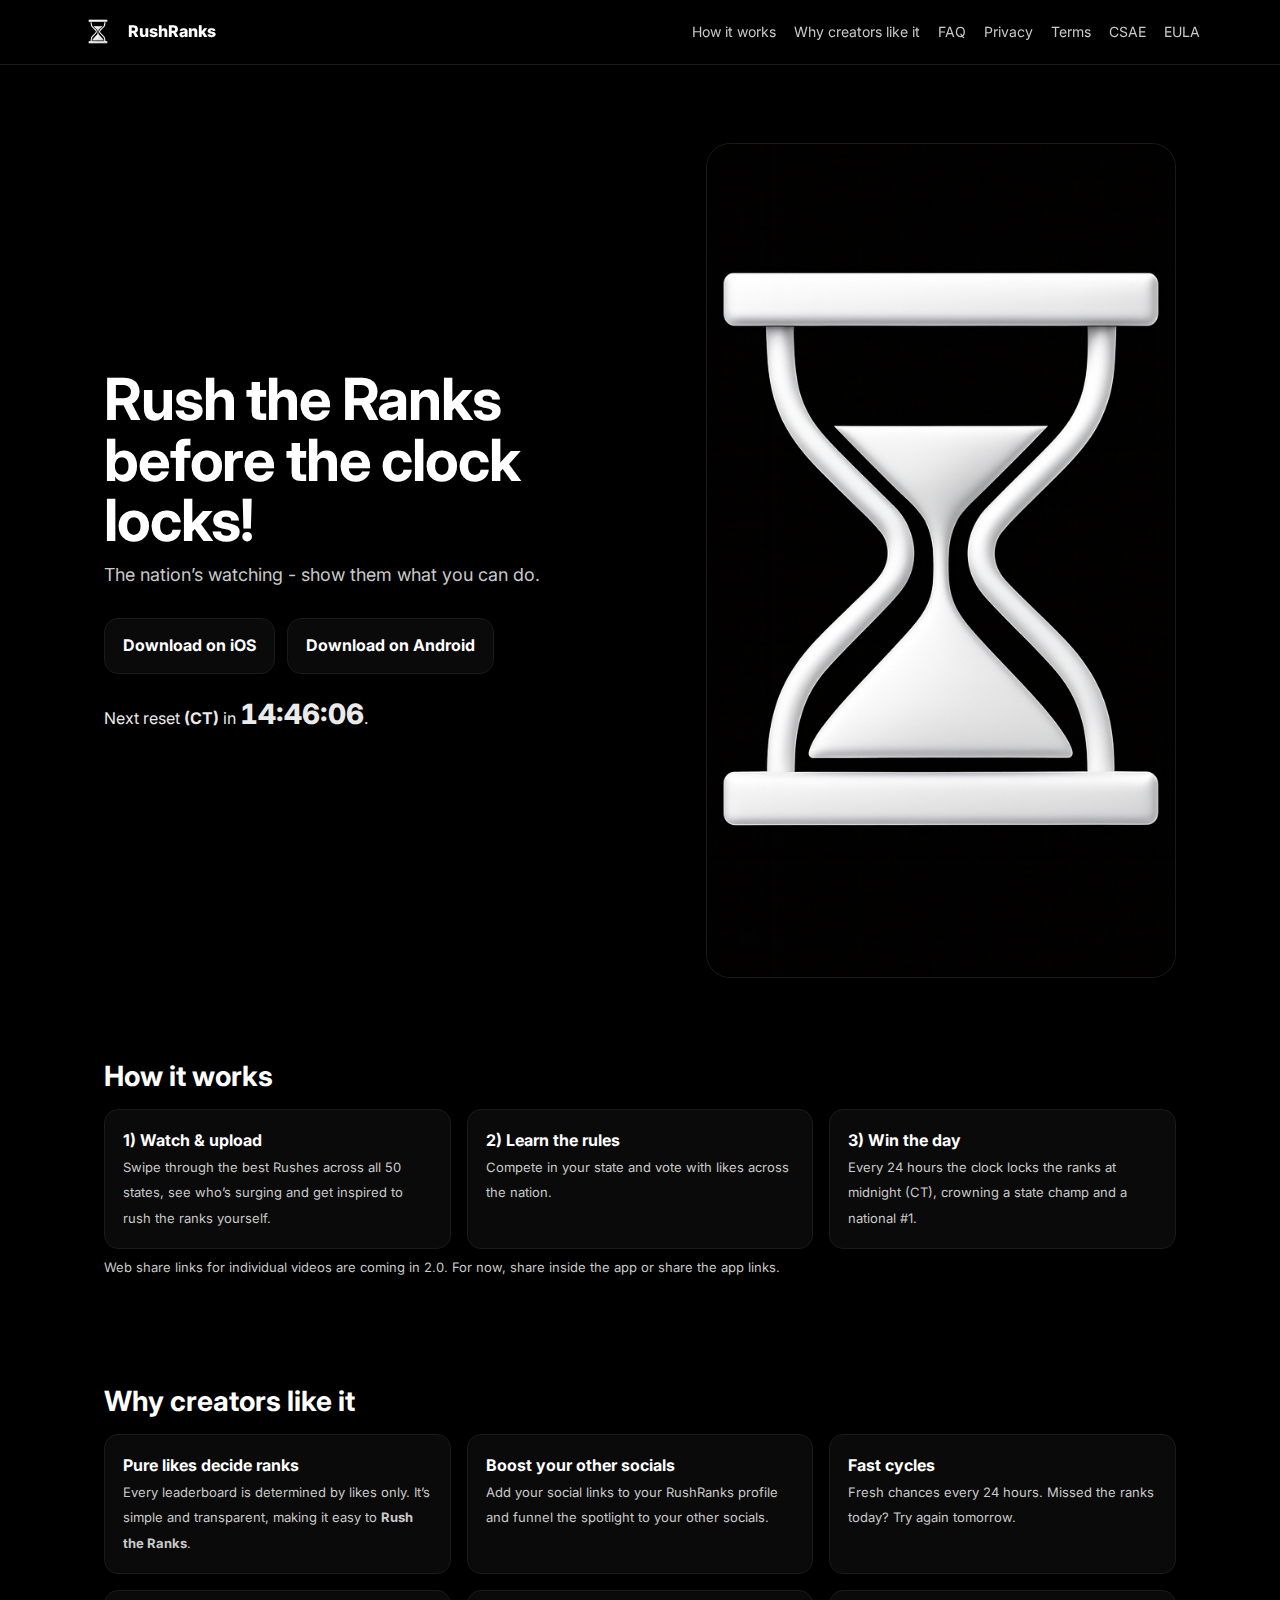
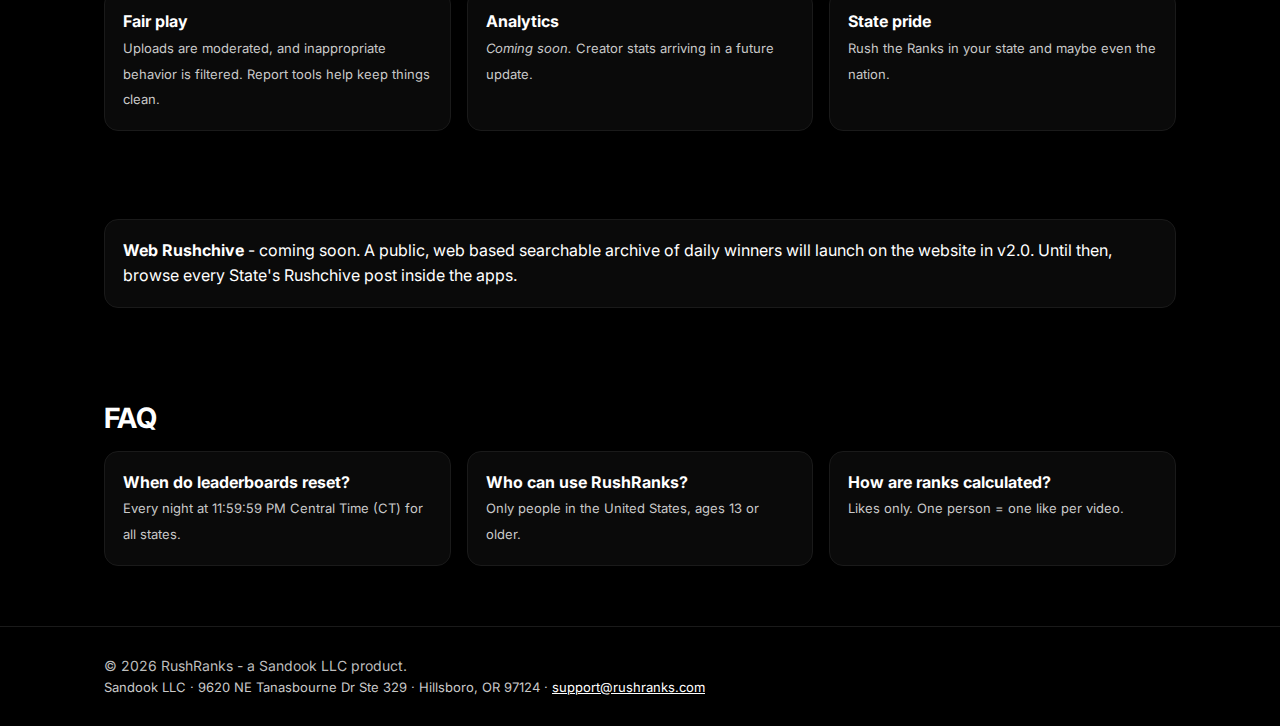
<file: index.html>
<!doctype html>
<html lang="en">
<head>
  <meta charset="utf-8">
  <meta name="viewport" content="width=device-width, initial-scale=1">
  <title>RushRanks - Daily video leaderboards</title>
  <meta name="description" content="Win your state. Drop your Rush, climb the ranks, and lock the win by midnight (CT).">
  <link rel="preconnect" href="https://fonts.googleapis.com">
  <link rel="preconnect" href="https://fonts.gstatic.com" crossorigin>
  <link href="https://fonts.googleapis.com/css2?family=Inter:wght@400;600;700;800&display=swap" rel="stylesheet">
  <link rel="stylesheet" href="styles.css">
  <link rel="icon" href="assets/logo.jpg">
</head>
<body>
  <header class="header">
    <div class="container header-wrap">
      <div class="brand">
        <img src="assets/logo.jpg" alt="RushRanks logo">
        <div>RushRanks</div>
      </div>
      <nav class="nav">
        <a href="#how">How it works</a>
        <a href="#features">Why creators like it</a>
        <a href="#faq">FAQ</a>
        <a href="privacy.html">Privacy</a>
        <a href="terms.html">Terms</a>
        <a href="CSAE.html">CSAE</a>
        <a href="eula.html">EULA</a>
      </nav>
      <button class="menu-btn" aria-label="Menu">Menu</button>
    </div>
    <div class="mobile-nav">
      <a href="#how">How it works</a>
      <a href="#features">Why creators like it</a>
      <a href="#faq">FAQ</a>
      <a href="privacy.html">Privacy</a>
      <a href="terms.html">Terms</a>
      <a href="CSAE.html">CSAE</a>
      <a href="eula.html">EULA</a>
    </div>
  </header>

  <main class="container">
    <section class="hero">
      <div class="h-grid">
        <div>
          <h1 class="h-title">Rush the Ranks before the clock locks!</h1>
          <p class="h-sub">The nation’s watching - show them what you can do.</p>
          <div class="badges" style="margin:28px 0 18px">
            <a id="ios-link" class="badge-btn" href="#"><span class="label">Get it on the App Store (iOS)</span></a>
            <a id="gp-link" class="badge-btn" href="#"><span class="label">Get it on the Play Store (Android)</span></a>
          </div>
          <p class="note">Next reset <strong>(CT)</strong> in <span class="countdown" id="countdown">--:--:--</span>.</p>
        </div>
        <div class="phone">
          <img src="assets/logo.jpg" alt="RushRanks hourglass">
        </div>
      </div>
    </section>

    <section id="how" class="section">
      <h2>How it works</h2>
      <div class="grid-3">
        <div class="card"><strong>1) Watch & upload</strong><br><span class="small">Swipe through the best Rushes across all 50 states, see who’s surging and get inspired to rush the ranks yourself.</span></div>
        <div class="card"><strong>2) Learn the rules</strong><br><span class="small">Compete in your state and vote with likes across the nation.</span></div>
        <div class="card"><strong>3) Win the day</strong><br><span class="small">Every 24 hours the clock locks the ranks at midnight (CT), crowning a state champ and a national #1.</span></div>
      </div>
      <p class="small" style="margin-top:8px">Web share links for individual videos are coming in 2.0. For now, share inside the app or share the app links.</p>
    </section>

    <section id="features" class="section">
      <h2>Why creators like it</h2>
      <div class="grid-3">
        <div class="card"><strong>Pure likes decide ranks</strong><br><span class="small">Every leaderboard is determined by likes only. It’s simple and transparent, making it easy to <strong>Rush the Ranks</strong>.</span></div>
        <div class="card"><strong>Boost your other socials</strong><br><span class="small">Add your social links to your RushRanks profile and funnel the spotlight to your other socials.</span></div>
        <div class="card"><strong>Fast cycles</strong><br><span class="small">Fresh chances every 24 hours. Missed the ranks today? Try again tomorrow.</span></div>
        <div class="card"><strong>Fair play</strong><br><span class="small">Uploads are moderated, and inappropriate behavior is filtered. Report tools help keep things clean.</span></div>
        <div class="card"><strong>Analytics</strong><br><span class="small"><em>Coming soon.</em> Creator stats arriving in a future update.</span></div>
        <div class="card"><strong>State pride</strong><br><span class="small">Rush the Ranks in your state and maybe even the nation.</span></div>
      </div>
    </section>

    <section class="section">
      <div class="card">
        <strong>Web Rushchive</strong> - coming soon. A public, web based searchable archive of daily winners will launch on the website in v2.0. Until then, browse every State's Rushchive post inside the apps.
      </div>
    </section>

    <section id="faq" class="section">
      <h2>FAQ</h2>
      <div class="grid-3">
        <div class="card"><strong>When do leaderboards reset?</strong><br><span class="small">Every night at 11:59:59 PM Central Time (CT) for all states.</span></div>
        <div class="card"><strong>Who can use RushRanks?</strong><br><span class="small">Only people in the United States, ages 13 or older.</span></div>
        <div class="card"><strong>How are ranks calculated?</strong><br><span class="small">Likes only. One person = one like per video.</span></div>
      </div>
    </section>
  </main>

  <footer class="footer">
    <div class="container">
      <div>© <span id="y"></span> RushRanks - a Sandook LLC product.</div>
      <div class="small">Sandook LLC · 9620 NE Tanasbourne Dr Ste 329 · Hillsboro, OR 97124 · <a href="mailto:support@rushranks.com">support@rushranks.com</a></div>
    </div>
  </footer>

  <script src="scripts.js"></script>
</body>
</html>
</file>
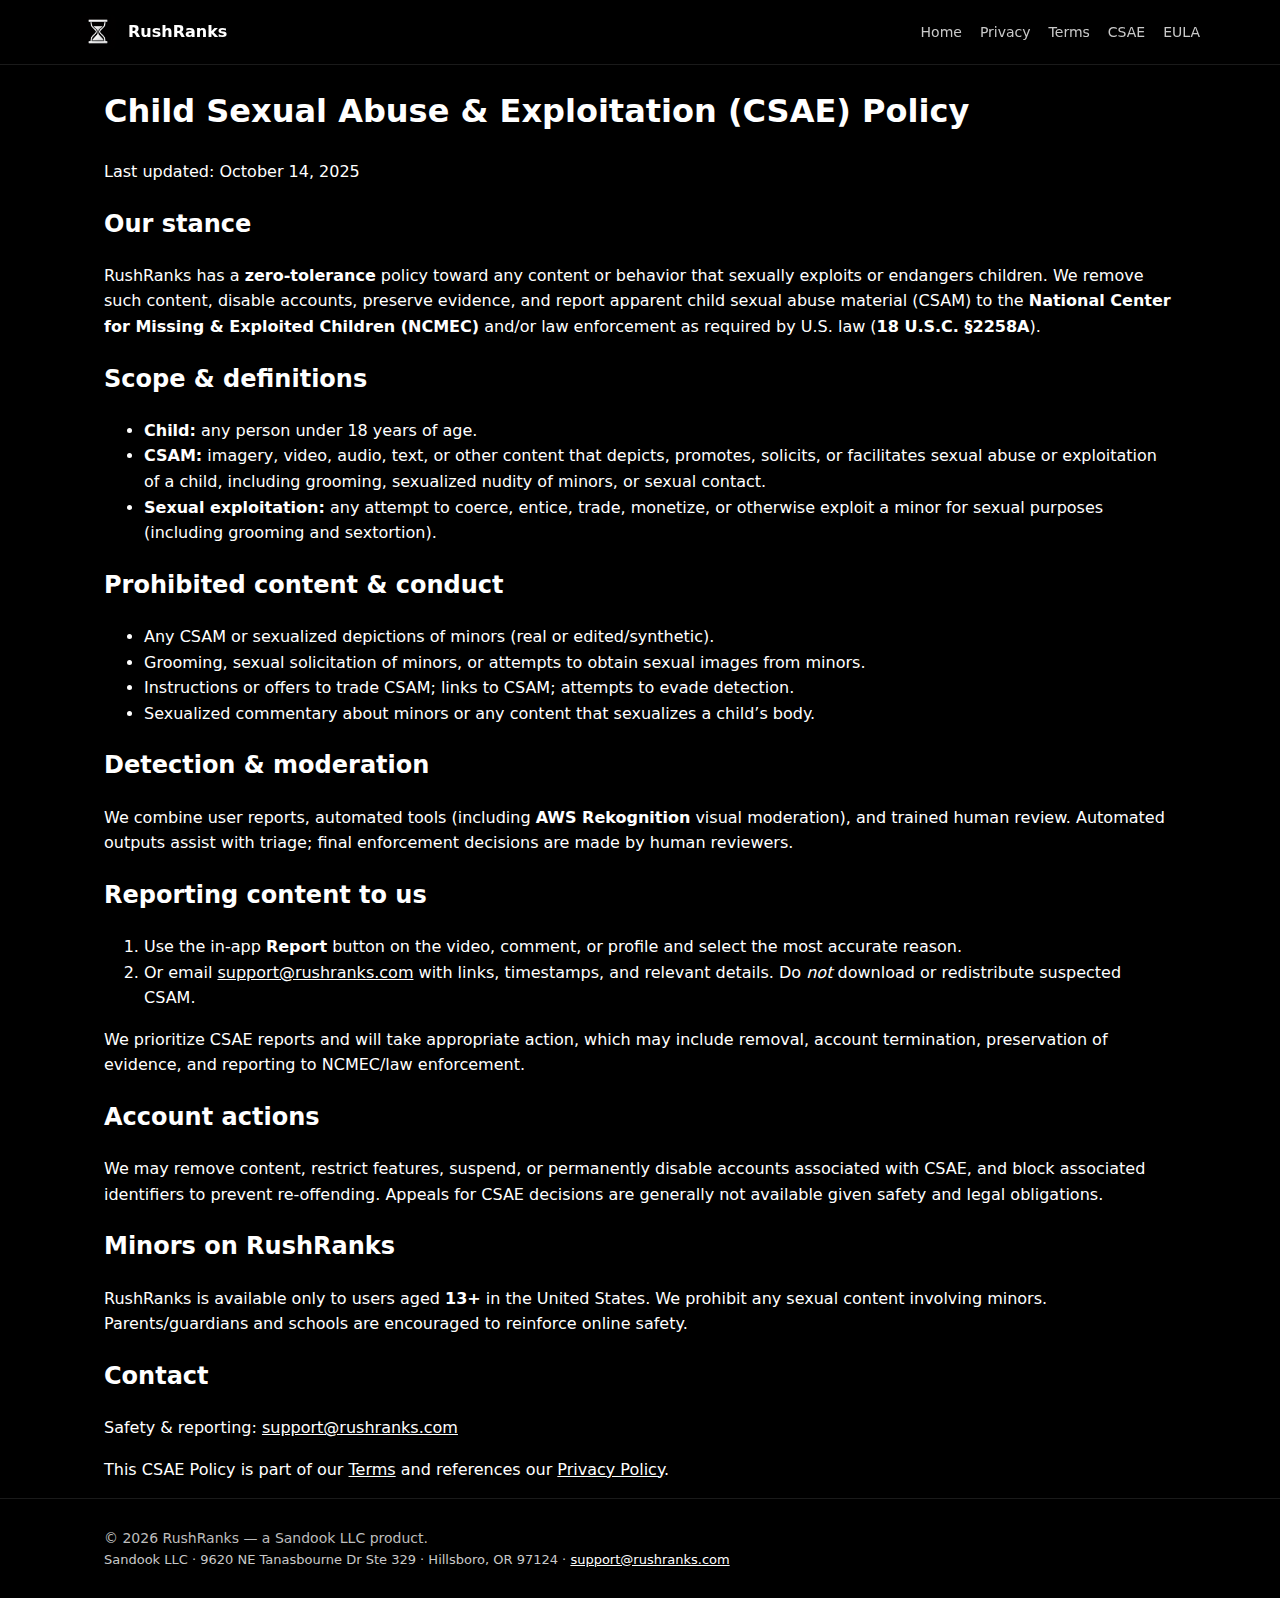
<file: CSAE.html>
<!doctype html>
<html lang="en">
<head>
  <meta charset="utf-8">
  <meta name="viewport" content="width=device-width, initial-scale=1">
  <title>RushRanks — CSAE (Child Sexual Abuse & Exploitation) Policy</title>
  <link rel="stylesheet" href="styles.css?v=3">
  <link rel="icon" href="assets/logo.png">
</head>
<body>
  <header class="header" style="position:sticky;top:0">
    <div class="container header-wrap">
      <div class="brand">
        <img src="assets/logo.jpg" alt="RushRanks logo">
        <div>RushRanks</div>
      </div>
      <nav class="nav">
        <a href="index.html">Home</a>
        <a href="privacy.html">Privacy</a>
        <a href="terms.html">Terms</a>
        <a href="CSAE.html">CSAE</a>
        <a href="eula.html">EULA</a>
      </nav>
      <button class="menu-btn" aria-label="Menu">Menu</button>
    </div>
  </header>
  
 <main class="container">
    <h1>Child Sexual Abuse &amp; Exploitation (CSAE) Policy</h1>
    <p class="muted">Last updated: <time datetime="2025-10-14">October 14, 2025</time></p>

    <h2>Our stance</h2>
    <p>RushRanks has a <strong>zero-tolerance</strong> policy toward any content or behavior that sexually exploits or endangers children. We remove such content, disable accounts, preserve evidence, and report apparent child sexual abuse material (CSAM) to the <strong>National Center for Missing &amp; Exploited Children (NCMEC)</strong> and/or law enforcement as required by U.S. law (<strong>18 U.S.C. §2258A</strong>).</p>

    <h2>Scope &amp; definitions</h2>
    <ul>
      <li><strong>Child:</strong> any person under 18 years of age.</li>
      <li><strong>CSAM:</strong> imagery, video, audio, text, or other content that depicts, promotes, solicits, or facilitates sexual abuse or exploitation of a child, including grooming, sexualized nudity of minors, or sexual contact.</li>
      <li><strong>Sexual exploitation:</strong> any attempt to coerce, entice, trade, monetize, or otherwise exploit a minor for sexual purposes (including grooming and sextortion).</li>
    </ul>

    <h2>Prohibited content &amp; conduct</h2>
    <ul>
      <li>Any CSAM or sexualized depictions of minors (real or edited/synthetic).</li>
      <li>Grooming, sexual solicitation of minors, or attempts to obtain sexual images from minors.</li>
      <li>Instructions or offers to trade CSAM; links to CSAM; attempts to evade detection.</li>
      <li>Sexualized commentary about minors or any content that sexualizes a child’s body.</li>
    </ul>

    <h2>Detection &amp; moderation</h2>
    <p>We combine user reports, automated tools (including <strong>AWS Rekognition</strong> visual moderation), and trained human review. Automated outputs assist with triage; final enforcement decisions are made by human reviewers.</p>

    <h2>Reporting content to us</h2>
    <ol>
      <li>Use the in-app <strong>Report</strong> button on the video, comment, or profile and select the most accurate reason.</li>
      <li>Or email <a href="mailto:support@rushranks.com">support@rushranks.com</a> with links, timestamps, and relevant details. Do <em>not</em> download or redistribute suspected CSAM.</li>
    </ol>
    <p>We prioritize CSAE reports and will take appropriate action, which may include removal, account termination, preservation of evidence, and reporting to NCMEC/law enforcement.</p>

    <h2>Account actions</h2>
    <p>We may remove content, restrict features, suspend, or permanently disable accounts associated with CSAE, and block associated identifiers to prevent re-offending. Appeals for CSAE decisions are generally not available given safety and legal obligations.</p>

    <h2>Minors on RushRanks</h2>
    <p>RushRanks is available only to users aged <strong>13+</strong> in the United States. We prohibit any sexual content involving minors. Parents/guardians and schools are encouraged to reinforce online safety.</p>

    <h2>Contact</h2>
    <p>Safety &amp; reporting: <a href="mailto:support@rushranks.com">support@rushranks.com</a></p>
    <p class="micro muted">This CSAE Policy is part of our <a href="terms.html">Terms</a> and references our <a href="privacy.html">Privacy Policy</a>.</p>
  </main>

<footer class="footer">
    <div class="container">
      <div>© <span id="y"></span> RushRanks — a Sandook LLC product.</div>
      <div class="small">Sandook LLC · 9620 NE Tanasbourne Dr Ste 329 · Hillsboro, OR 97124 · <a href="mailto:support@rushranks.com">support@rushranks.com</a></div>
    </div>
  </footer>

  <script>
    const y=document.getElementById('y'); if(y) y.textContent=(new Date()).getFullYear();
    const btn=document.querySelector('.menu-btn');const mnav=document.createElement('div');mnav.className='mobile-nav';
    mnav.innerHTML='<a href="index.html">Home</a><a href="privacy.html">Privacy</a><a href="terms.html">Terms</a>';
    document.querySelector('.header').appendChild(mnav);
    if(btn) btn.addEventListener('click',()=>mnav.classList.toggle('open'));
  </script>
</body>
</html>
</file>
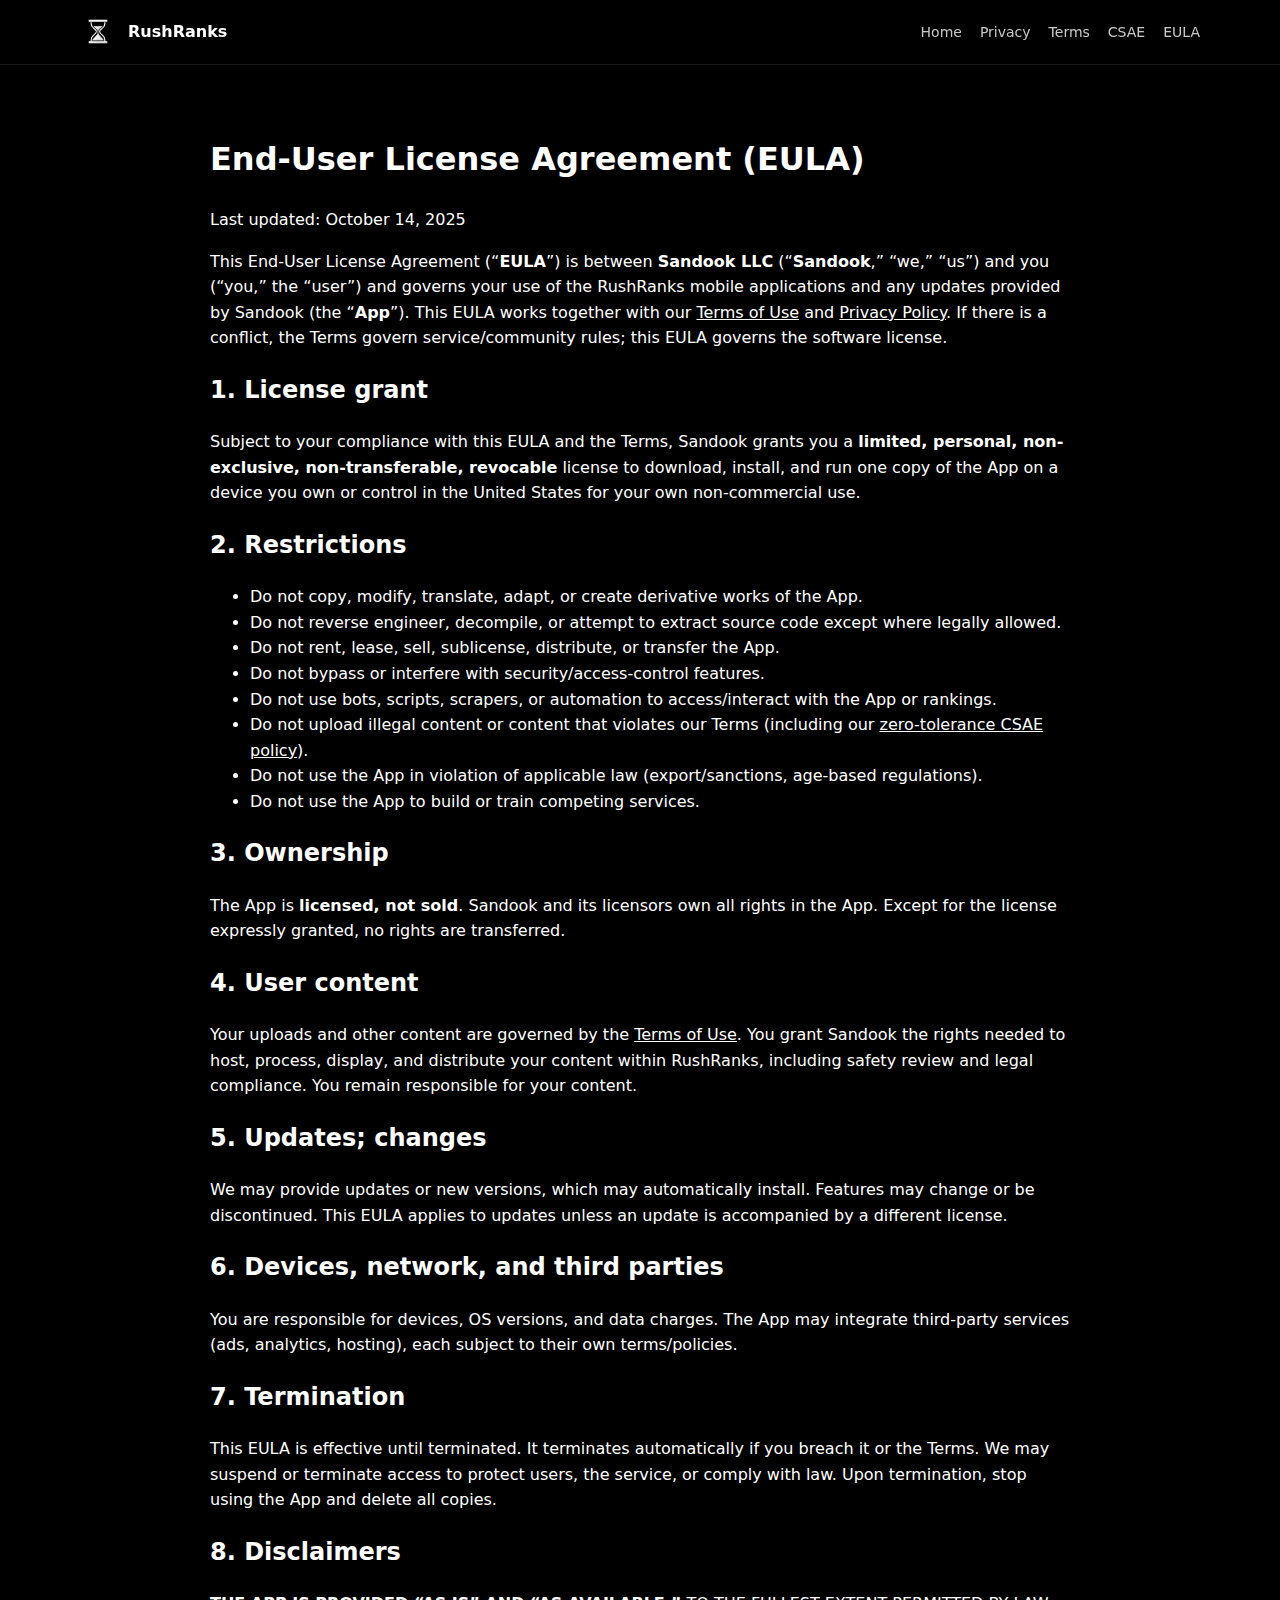
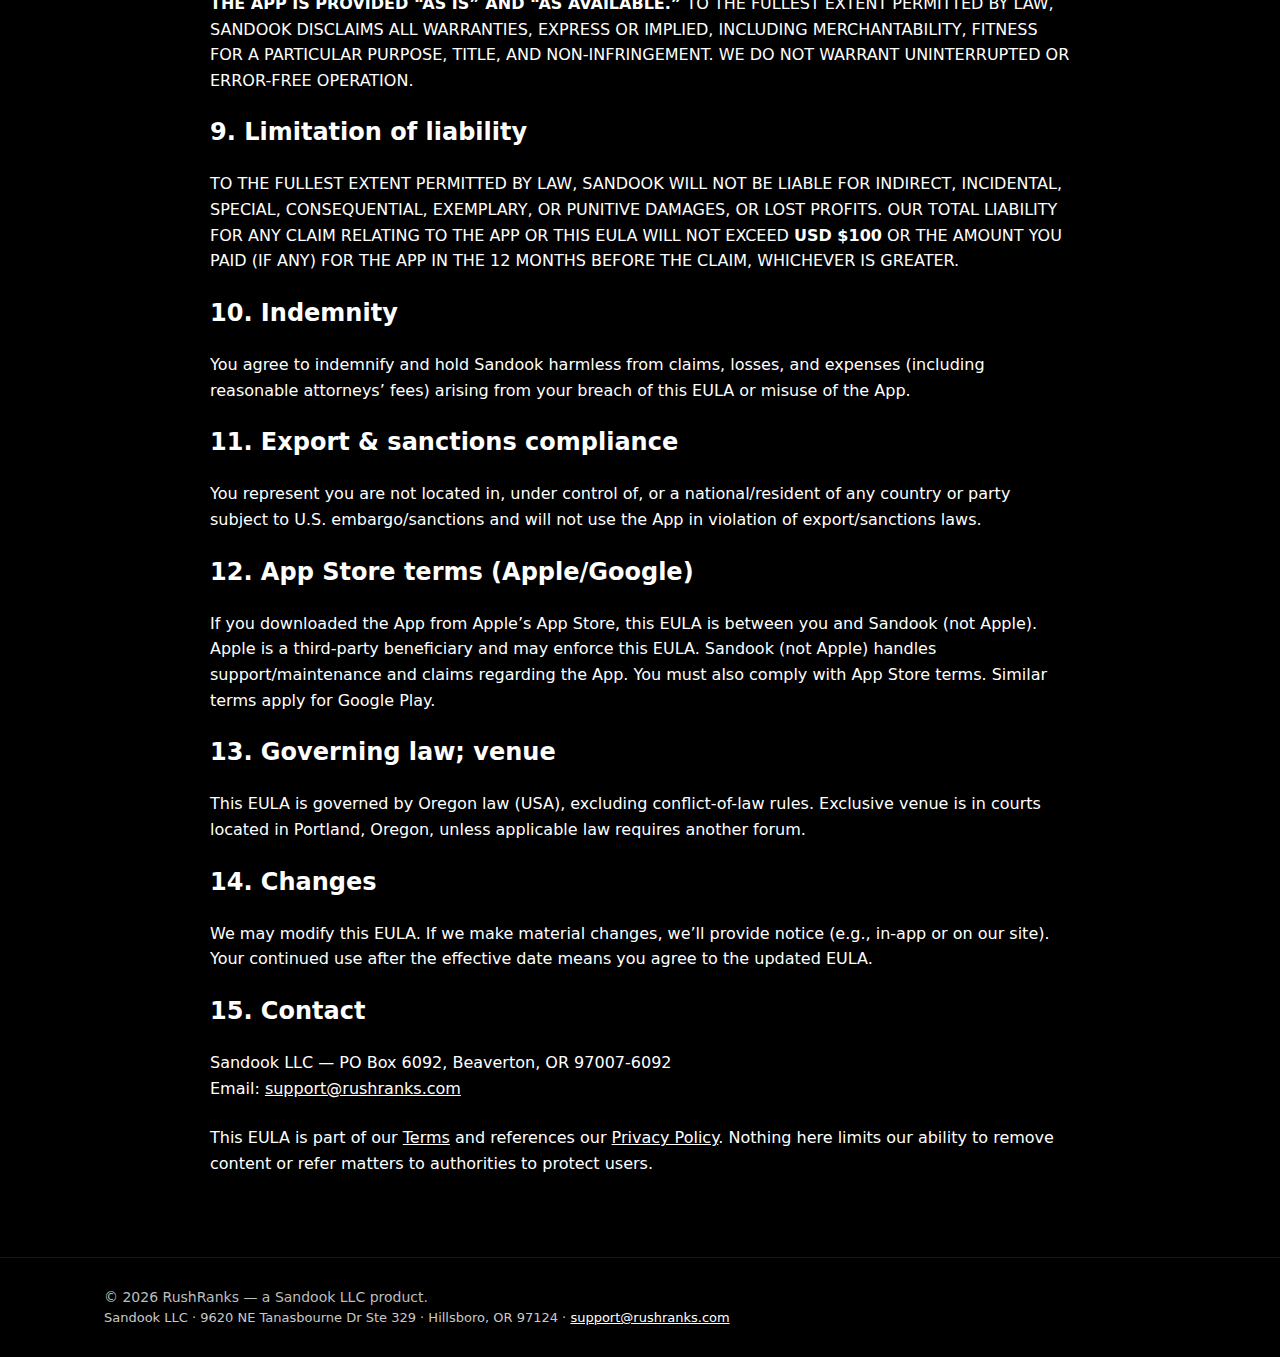
<file: eula.html>
<!doctype html>
<html lang="en">
<head>
  <meta charset="utf-8">
  <meta name="viewport" content="width=device-width, initial-scale=1">
  <title>RushRanks — End-User License Agreement (EULA)</title>
  <link rel="stylesheet" href="styles.css?v=3">
  <link rel="icon" href="assets/logo.png">
</head>
<body>
  <header class="header" style="position:sticky;top:0">
    <div class="container header-wrap">
      <div class="brand">
        <img src="assets/logo.jpg" alt="RushRanks logo">
        <div>RushRanks</div>
      </div>
      <nav class="nav">
        <a href="index.html">Home</a>
        <a href="privacy.html">Privacy</a>
        <a href="terms.html">Terms</a>
        <a href="CSAE.html">CSAE</a>
        <a href="eula.html">EULA</a>
      </nav>
      <button class="menu-btn" aria-label="Menu">Menu</button>
    </div>
  </header>

  <!-- Main -->
  <main class="container" style="max-width: 900px; padding: 48px 20px;">
    <h1>End-User License Agreement (EULA)</h1>
    <p class="muted">Last updated: <time datetime="2025-10-14">October 14, 2025</time></p>

    <p>This End-User License Agreement (“<strong>EULA</strong>”) is between <strong>Sandook LLC</strong> (“<strong>Sandook</strong>,” “we,” “us”) and you (“you,” the “user”) and governs your use of the RushRanks mobile applications and any updates provided by Sandook (the “<strong>App</strong>”). This EULA works together with our <a href="terms.html">Terms of Use</a> and <a href="privacy.html">Privacy Policy</a>. If there is a conflict, the Terms govern service/community rules; this EULA governs the software license.</p>

    <h2>1. License grant</h2>
    <p>Subject to your compliance with this EULA and the Terms, Sandook grants you a <strong>limited, personal, non-exclusive, non-transferable, revocable</strong> license to download, install, and run one copy of the App on a device you own or control in the United States for your own non-commercial use.</p>

    <h2>2. Restrictions</h2>
    <ul>
      <li>Do not copy, modify, translate, adapt, or create derivative works of the App.</li>
      <li>Do not reverse engineer, decompile, or attempt to extract source code except where legally allowed.</li>
      <li>Do not rent, lease, sell, sublicense, distribute, or transfer the App.</li>
      <li>Do not bypass or interfere with security/access-control features.</li>
      <li>Do not use bots, scripts, scrapers, or automation to access/interact with the App or rankings.</li>
      <li>Do not upload illegal content or content that violates our Terms (including our <a href="CSAE.html">zero-tolerance CSAE policy</a>).</li>
      <li>Do not use the App in violation of applicable law (export/sanctions, age-based regulations).</li>
      <li>Do not use the App to build or train competing services.</li>
    </ul>

    <h2>3. Ownership</h2>
    <p>The App is <strong>licensed, not sold</strong>. Sandook and its licensors own all rights in the App. Except for the license expressly granted, no rights are transferred.</p>

    <h2>4. User content</h2>
    <p>Your uploads and other content are governed by the <a href="terms.html">Terms of Use</a>. You grant Sandook the rights needed to host, process, display, and distribute your content within RushRanks, including safety review and legal compliance. You remain responsible for your content.</p>

    <h2>5. Updates; changes</h2>
    <p>We may provide updates or new versions, which may automatically install. Features may change or be discontinued. This EULA applies to updates unless an update is accompanied by a different license.</p>

    <h2>6. Devices, network, and third parties</h2>
    <p>You are responsible for devices, OS versions, and data charges. The App may integrate third-party services (ads, analytics, hosting), each subject to their own terms/policies.</p>

    <h2>7. Termination</h2>
    <p>This EULA is effective until terminated. It terminates automatically if you breach it or the Terms. We may suspend or terminate access to protect users, the service, or comply with law. Upon termination, stop using the App and delete all copies.</p>

    <h2>8. Disclaimers</h2>
    <p><strong>THE APP IS PROVIDED “AS IS” AND “AS AVAILABLE.”</strong> TO THE FULLEST EXTENT PERMITTED BY LAW, SANDOOK DISCLAIMS ALL WARRANTIES, EXPRESS OR IMPLIED, INCLUDING MERCHANTABILITY, FITNESS FOR A PARTICULAR PURPOSE, TITLE, AND NON-INFRINGEMENT. WE DO NOT WARRANT UNINTERRUPTED OR ERROR-FREE OPERATION.</p>

    <h2>9. Limitation of liability</h2>
    <p>TO THE FULLEST EXTENT PERMITTED BY LAW, SANDOOK WILL NOT BE LIABLE FOR INDIRECT, INCIDENTAL, SPECIAL, CONSEQUENTIAL, EXEMPLARY, OR PUNITIVE DAMAGES, OR LOST PROFITS. OUR TOTAL LIABILITY FOR ANY CLAIM RELATING TO THE APP OR THIS EULA WILL NOT EXCEED <strong>USD $100</strong> OR THE AMOUNT YOU PAID (IF ANY) FOR THE APP IN THE 12 MONTHS BEFORE THE CLAIM, WHICHEVER IS GREATER.</p>

    <h2>10. Indemnity</h2>
    <p>You agree to indemnify and hold Sandook harmless from claims, losses, and expenses (including reasonable attorneys’ fees) arising from your breach of this EULA or misuse of the App.</p>

    <h2>11. Export & sanctions compliance</h2>
    <p>You represent you are not located in, under control of, or a national/resident of any country or party subject to U.S. embargo/sanctions and will not use the App in violation of export/sanctions laws.</p>

    <h2>12. App Store terms (Apple/Google)</h2>
    <p>If you downloaded the App from Apple’s App Store, this EULA is between you and Sandook (not Apple). Apple is a third-party beneficiary and may enforce this EULA. Sandook (not Apple) handles support/maintenance and claims regarding the App. You must also comply with App Store terms. Similar terms apply for Google Play.</p>

    <h2>13. Governing law; venue</h2>
    <p>This EULA is governed by Oregon law (USA), excluding conflict-of-law rules. Exclusive venue is in courts located in Portland, Oregon, unless applicable law requires another forum.</p>

    <h2>14. Changes</h2>
    <p>We may modify this EULA. If we make material changes, we’ll provide notice (e.g., in-app or on our site). Your continued use after the effective date means you agree to the updated EULA.</p>

    <h2>15. Contact</h2>
    <p>Sandook LLC — PO Box 6092, Beaverton, OR 97007-6092<br />
    Email: <a href="mailto:support@rushranks.com">support@rushranks.com</a></p>

    <p class="micro muted" style="margin-top: 24px;">This EULA is part of our <a href="terms.html">Terms</a> and references our <a href="privacy.html">Privacy Policy</a>. Nothing here limits our ability to remove content or refer matters to authorities to protect users.</p>
  </main>

  </main>
  <footer class="footer">
    <div class="container">
      <div>© <span id="y"></span> RushRanks — a Sandook LLC product.</div>
      <div class="small">Sandook LLC · 9620 NE Tanasbourne Dr Ste 329 · Hillsboro, OR 97124 · <a href="mailto:support@rushranks.com">support@rushranks.com</a></div>
    </div>
  </footer>
  <script>
    const y=document.getElementById('y'); if(y) y.textContent=(new Date()).getFullYear();
    const btn=document.querySelector('.menu-btn');const mnav=document.createElement('div');mnav.className='mobile-nav';
    mnav.innerHTML='<a href="index.html">Home</a><a href="privacy.html">Privacy</a><a href="terms.html">Terms</a>';
    document.querySelector('.header').appendChild(mnav);
    if(btn) btn.addEventListener('click',()=>mnav.classList.toggle('open'));
  </script>
</body>
</html>
</file>
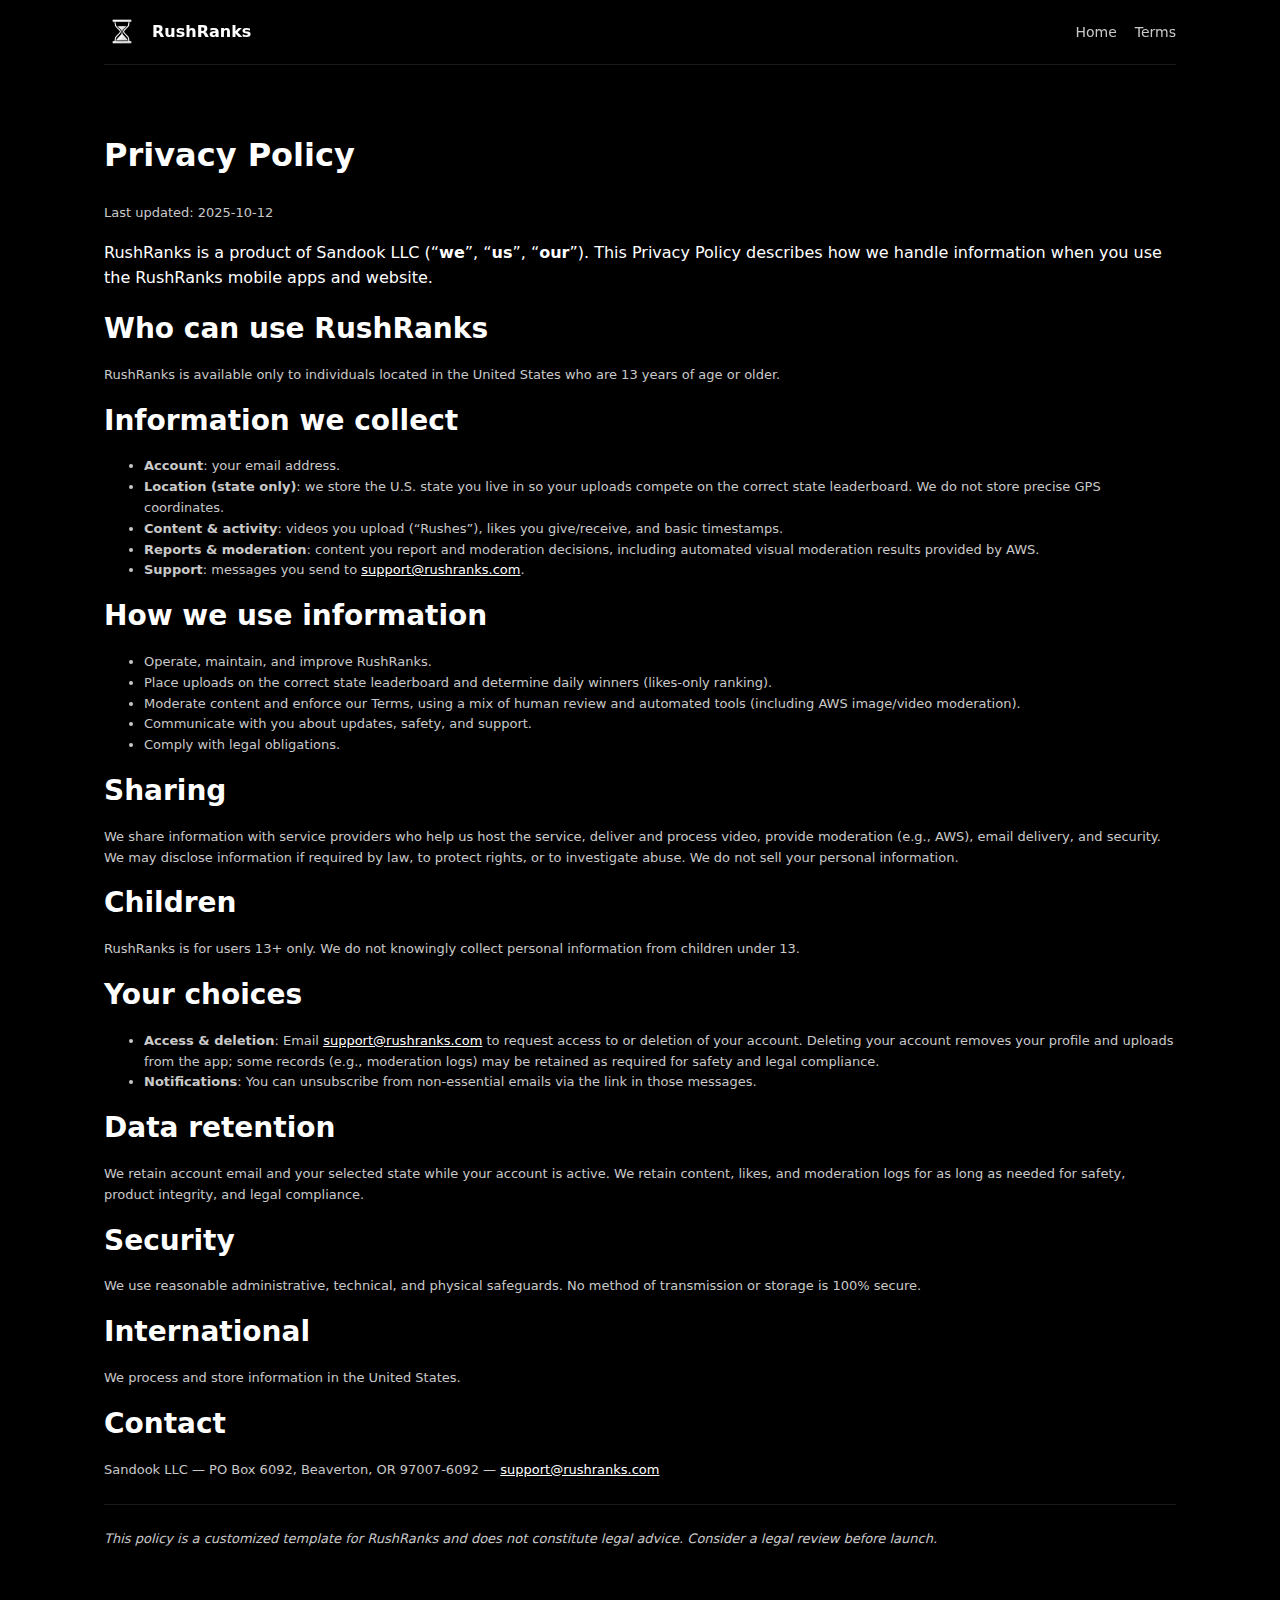
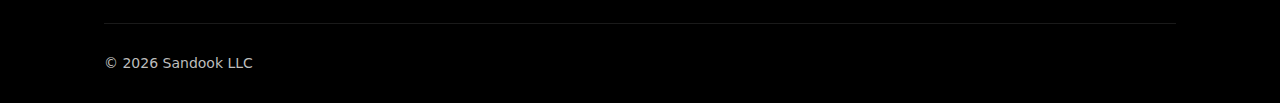
<file: privacy.html>
<!doctype html>
<html lang="en">
<head>
  <meta charset="utf-8">
  <meta name="viewport" content="width=device-width, initial-scale=1">
  <title>RushRanks Privacy Policy</title>
  <link rel="stylesheet" href="styles.css">
  <meta name="robots" content="noindex">
</head>
<body>
  <div class="container">
    <header class="header" style="position:static">
      <div class="header-wrap">
        <div class="brand"><img src="assets/logo.jpg" alt="" style="width:36px;height:36px;border-radius:6px;object-fit:cover;"><strong>RushRanks</strong></div>
        <nav class="nav"><a href="index.html">Home</a><a href="terms.html">Terms</a></nav>
      </div>
    </header>

    <section class="section">
      <h1>Privacy Policy</h1>
      <p class="small">Last updated: 2025-10-12</p>

      <p>RushRanks is a product of Sandook LLC (“<strong>we</strong>”, “<strong>us</strong>”, “<strong>our</strong>”). This Privacy Policy describes how we handle information when you use the RushRanks mobile apps and website.</p>

      <h2>Who can use RushRanks</h2>
      <p class="small">RushRanks is available only to individuals located in the United States who are 13 years of age or older.</p>

      <h2>Information we collect</h2>
      <ul class="small">
        <li><strong>Account</strong>: your email address.</li>
        <li><strong>Location (state only)</strong>: we store the U.S. state you live in so your uploads compete on the correct state leaderboard. We do not store precise GPS coordinates.</li>
        <li><strong>Content & activity</strong>: videos you upload (“Rushes”), likes you give/receive, and basic timestamps.</li>
        <li><strong>Reports & moderation</strong>: content you report and moderation decisions, including automated visual moderation results provided by AWS.</li>
        <li><strong>Support</strong>: messages you send to <a href="mailto:support@rushranks.com">support@rushranks.com</a>.</li>
      </ul>

      <h2>How we use information</h2>
      <ul class="small">
        <li>Operate, maintain, and improve RushRanks.</li>
        <li>Place uploads on the correct state leaderboard and determine daily winners (likes-only ranking).</li>
        <li>Moderate content and enforce our Terms, using a mix of human review and automated tools (including AWS image/video moderation).</li>
        <li>Communicate with you about updates, safety, and support.</li>
        <li>Comply with legal obligations.</li>
      </ul>

      <h2>Sharing</h2>
      <p class="small">We share information with service providers who help us host the service, deliver and process video, provide moderation (e.g., AWS), email delivery, and security. We may disclose information if required by law, to protect rights, or to investigate abuse. We do not sell your personal information.</p>

      <h2>Children</h2>
      <p class="small">RushRanks is for users 13+ only. We do not knowingly collect personal information from children under 13.</p>

      <h2>Your choices</h2>
      <ul class="small">
        <li><strong>Access & deletion</strong>: Email <a href="mailto:support@rushranks.com">support@rushranks.com</a> to request access to or deletion of your account. Deleting your account removes your profile and uploads from the app; some records (e.g., moderation logs) may be retained as required for safety and legal compliance.</li>
        <li><strong>Notifications</strong>: You can unsubscribe from non-essential emails via the link in those messages.</li>
      </ul>

      <h2>Data retention</h2>
      <p class="small">We retain account email and your selected state while your account is active. We retain content, likes, and moderation logs for as long as needed for safety, product integrity, and legal compliance.</p>

      <h2>Security</h2>
      <p class="small">We use reasonable administrative, technical, and physical safeguards. No method of transmission or storage is 100% secure.</p>

      <h2>International</h2>
      <p class="small">We process and store information in the United States.</p>

      <h2>Contact</h2>
      <p class="small">Sandook LLC — PO Box 6092, Beaverton, OR 97007-6092 — <a href="mailto:support@rushranks.com">support@rushranks.com</a></p>

      <div class="hr" style="height:1px;background:#1a1a1a;margin:24px 0"></div>
      <p class="small"><em>This policy is a customized template for RushRanks and does not constitute legal advice. Consider a legal review before launch.</em></p>
    </section>

    <footer class="footer small">© <span id="y"></span> Sandook LLC</footer>
  </div>
  <script>document.getElementById('y').textContent=(new Date()).getFullYear()</script>
</body>
</html>
</file>
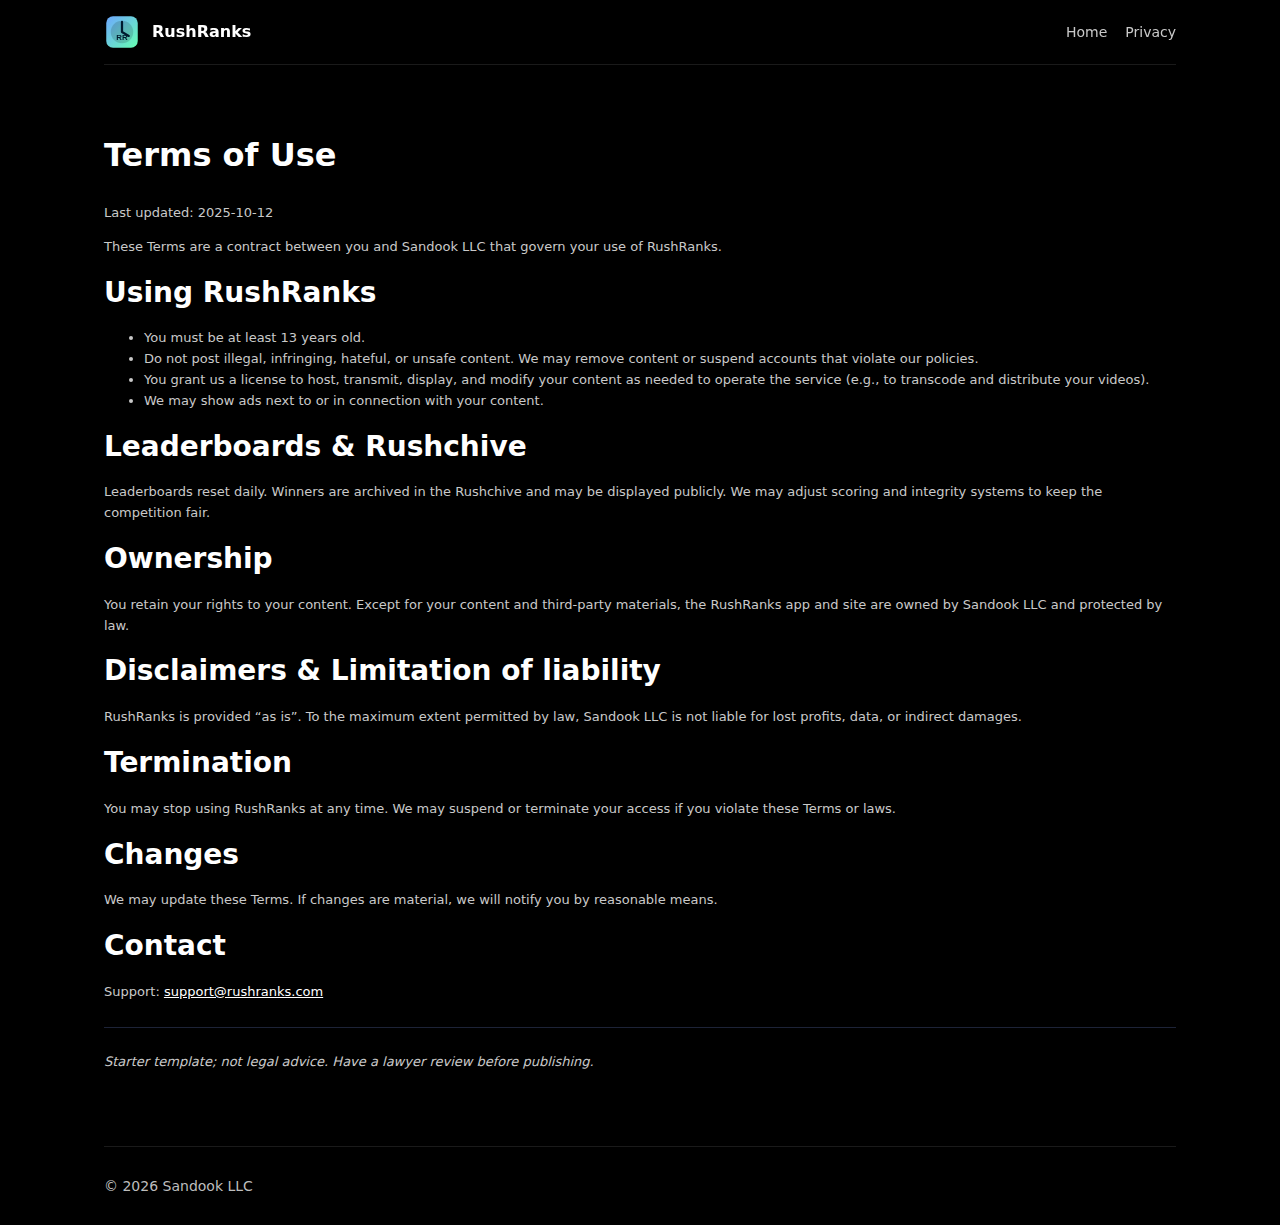
<file: terms.html>
<!doctype html>
<html lang="en">
<head>
  <meta charset="utf-8">
  <meta name="viewport" content="width=device-width, initial-scale=1">
  <title>RushRanks Terms of Use</title>
  <link rel="stylesheet" href="styles.css">
  <meta name="robots" content="noindex">
</head>
<body>
  <div class="container">
    <header class="header" style="position:static">
      <div class="header-wrap">
        <div class="brand"><img src="assets/logo.svg" alt="" width="36" height="36" class="logo"><strong>RushRanks</strong></div>
        <nav class="nav"><a href="index.html">Home</a><a href="privacy.html">Privacy</a></nav>
      </div>
    </header>
    <section class="section">
      <h1>Terms of Use</h1>
      <p class="small">Last updated: 2025-10-12</p>
      <p class="small">These Terms are a contract between you and Sandook LLC that govern your use of RushRanks.</p>

      <h2>Using RushRanks</h2>
      <ul class="small">
        <li>You must be at least 13 years old.</li>
        <li>Do not post illegal, infringing, hateful, or unsafe content. We may remove content or suspend accounts that violate our policies.</li>
        <li>You grant us a license to host, transmit, display, and modify your content as needed to operate the service (e.g., to transcode and distribute your videos).</li>
        <li>We may show ads next to or in connection with your content.</li>
      </ul>

      <h2>Leaderboards & Rushchive</h2>
      <p class="small">Leaderboards reset daily. Winners are archived in the Rushchive and may be displayed publicly. We may adjust scoring and integrity systems to keep the competition fair.</p>

      <h2>Ownership</h2>
      <p class="small">You retain your rights to your content. Except for your content and third‑party materials, the RushRanks app and site are owned by Sandook LLC and protected by law.</p>

      <h2>Disclaimers & Limitation of liability</h2>
      <p class="small">RushRanks is provided “as is”. To the maximum extent permitted by law, Sandook LLC is not liable for lost profits, data, or indirect damages.</p>

      <h2>Termination</h2>
      <p class="small">You may stop using RushRanks at any time. We may suspend or terminate your access if you violate these Terms or laws.</p>

      <h2>Changes</h2>
      <p class="small">We may update these Terms. If changes are material, we will notify you by reasonable means.</p>

      <h2>Contact</h2>
      <p class="small">Support: <a href="mailto:support@rushranks.com">support@rushranks.com</a></p>

      <div class="hr" style="height:1px;background:#1d2337;margin:24px 0"></div>
      <p class="small"><em>Starter template; not legal advice. Have a lawyer review before publishing.</em></p>
    </section>
    <footer class="footer small">© <span id="y"></span> Sandook LLC</footer>
  </div>
  <script>document.getElementById('y').textContent=(new Date()).getFullYear()</script>
</body>
</html>
</file>
<file: styles.css>
/* RushRanks — black & white launch theme */
:root{
  --bg:#000;
  --text:#fff;
  --muted:#c9c9c9;
  --card:#0a0a0a;
  --border:#1a1a1a;
}

*{box-sizing:border-box}
html,body{margin:0;padding:0;background:var(--bg);color:var(--text);font-family:Inter, ui-sans-serif, system-ui, -apple-system, Segoe UI, Roboto, Ubuntu, Cantarell, 'Helvetica Neue', Arial, 'Noto Sans', sans-serif;line-height:1.6}
a{color:#fff;text-decoration:underline}
a:hover{text-decoration:none}
.container{max-width:1120px;margin:0 auto;padding:0 24px}
.header{position:sticky;top:0;z-index:20;background:rgba(0,0,0,.7);backdrop-filter:blur(10px);border-bottom:1px solid var(--border)}
.header-wrap{display:flex;align-items:center;justify-content:space-between;padding:14px 0}
.brand{display:flex;align-items:center;gap:12px;font-weight:800}
.brand img{width:36px;height:36px;border-radius:6px;object-fit:cover;background:#000}
.nav{display:flex;gap:18px}
.nav a{color:var(--muted);text-decoration:none;font-size:14px}
.nav a:hover{color:#fff}
.menu-btn{display:none}
.mobile-nav{display:none}

@media (max-width:860px){
  .nav{display:none}
  .menu-btn{display:inline-flex;border:1px solid var(--border);background:#0a0a0a;color:#fff;padding:8px 10px;border-radius:10px}
  .mobile-nav{display:none;position:absolute;top:58px;left:0;right:0;background:#000;border-bottom:1px solid var(--border)}
  .mobile-nav.open{display:block}
  .mobile-nav a{display:block;padding:14px 24px;border-top:1px solid var(--border);color:var(--muted);text-decoration:none}
  .mobile-nav a:hover{color:#fff}
}

.hero{padding:78px 0 32px}
.h-grid{display:grid;grid-template-columns:1.1fr 0.9fr;gap:28px;align-items:center}
@media (max-width:980px){.h-grid{grid-template-columns:1fr}}
.h-title{font-size:clamp(32px,6vw,58px);line-height:1.05;margin:0 0 10px;letter-spacing:-.02em}
.h-sub{font-size:18px;color:var(--muted);margin:0 0 18px}
.badges{display:flex;gap:12px;flex-wrap:wrap}
.badge-btn{display:inline-flex;align-items:center;gap:10px;padding:14px 18px;border:1px solid var(--border);border-radius:14px;background:#0a0a0a;color:#fff;text-decoration:none;font-weight:700}
.note{font-size:16px;color:#eaeaea}
.countdown{font-variant-numeric:tabular-nums;font-weight:800;font-size:28px} /* larger countdown */

.phone{width:100%;aspect-ratio:9/16;background:#000;display:flex;align-items:center;justify-content:center;border-radius:24px;border:1px solid var(--border);box-shadow:0 18px 60px rgba(0,0,0,.45)}
.phone img, .phone video{width:100%;height:100%;object-fit:cover;border-radius:24px}

.section{padding:44px 0}
.section h2{margin:0 0 10px;font-size:28px}
.grid-3{display:grid;grid-template-columns:repeat(3,1fr);gap:16px}
@media (max-width:980px){.grid-3{grid-template-columns:1fr}}
.card{background:var(--card);border:1px solid var(--border);border-radius:14px;padding:18px}
.card:hover{transform:translateY(-2px);transition:.2s ease}
.small{font-size:13px;color:var(--muted)}
.pill{display:inline-block;padding:10px 12px;border-radius:999px;background:#0a0a0a;border:1px solid var(--border);color:#eaeaea;font-size:14px;margin-right:8px;margin-top:8px}

.cta{text-align:center;background:#0a0a0a;border:1px solid var(--border);border-radius:16px;padding:24px}

.footer{padding:28px 0;color:#bdbdbd;font-size:14px;border-top:1px solid var(--border);margin-top:16px}
</file>
